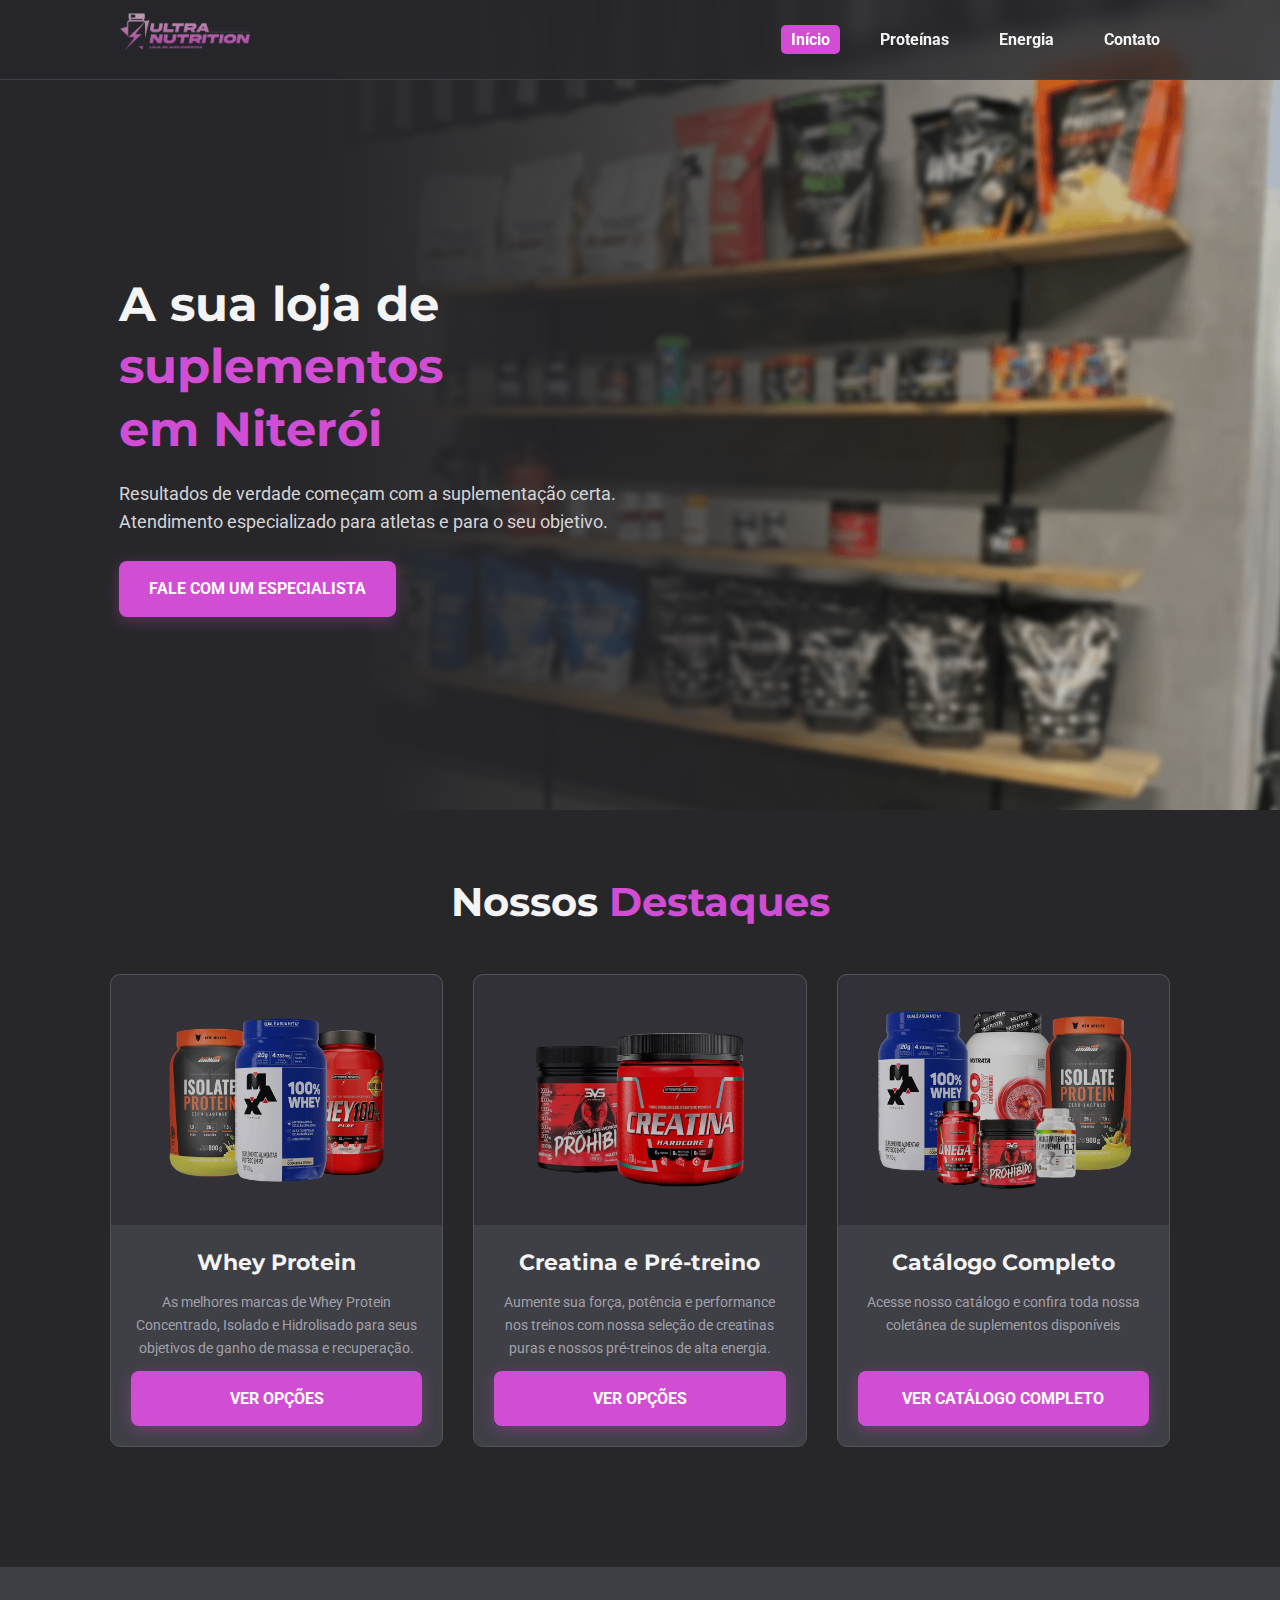
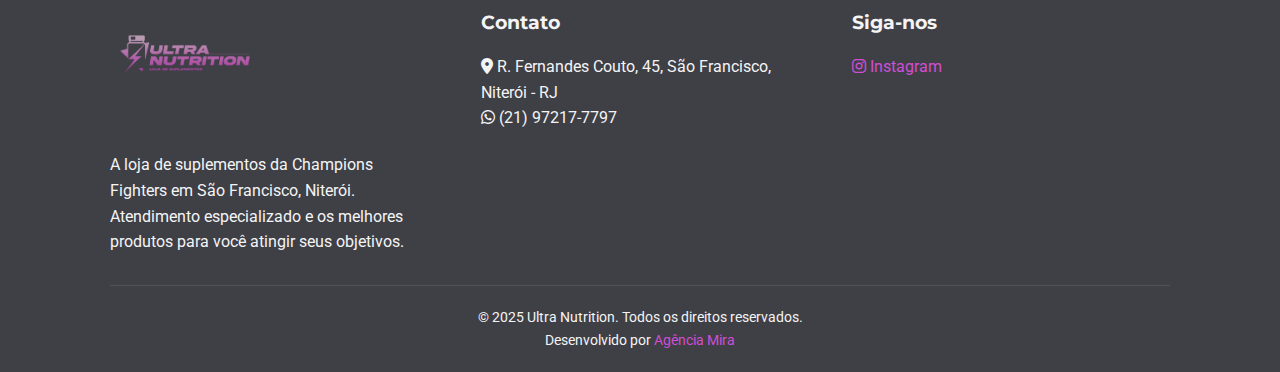
<file: index.html>
<!DOCTYPE html>
<html lang="pt-BR">
<head>
    <meta charset="UTF-8">
    <meta name="viewport" content="width=device-width, initial-scale=1.0">
    <title>Ultra Nutrition - A Loja de Suplementos da Champions Fighters em Niterói</title>
    <meta name="description" content="Suplementos de alta qualidade com entrega em Niterói ou retirada em nossa loja em São Francisco. Peça pelo WhatsApp e receba hoje mesmo!">
    
    <link rel="icon" type="image/png" sizes="32x32" href="images/favicon-32x32.png">
    <link rel="icon" type="image/png" sizes="16x16" href="images/favicon-16x16.png">
    <link rel="apple-touch-icon" sizes="180x180" href="images/apple-touch-icon.png">
    
    <link rel="stylesheet" href="https://cdnjs.cloudflare.com/ajax/libs/font-awesome/6.5.1/css/all.min.css"/>
    <link rel="stylesheet" href="style.css">
    <link rel="preconnect" href="https://fonts.googleapis.com">
    <link rel="preconnect" href="https://fonts.gstatic.com" crossorigin>
    <link href="https://fonts.googleapis.com/css2?family=Montserrat:wght@700&family=Roboto:wght@400;700&display=swap" rel="stylesheet">
    
    <script type="application/ld+json">
    {
      "@context": "https://schema.org",
      "@type": "Store",
      "name": "Ultra Nutrition - by Champions Fighters",
      "image": "https://www.seusite.com.br/images/logo.png",
      "url": "https://www.seusite.com.br/",
      "telephone": "+5521972177797",
      "address": {
        "@type": "PostalAddress",
        "streetAddress": "R. Fernandes Couto, 45",
        "addressLocality": "Niterói",
        "addressRegion": "RJ",
        "postalCode": "24360-080",
        "addressCountry": "BR"
      },
      "openingHoursSpecification": [
        {
          "@type": "OpeningHoursSpecification",
          "dayOfWeek": ["Monday", "Tuesday", "Wednesday", "Thursday", "Friday"],
          "opens": "06:00",
          "closes": "21:00"
        },
        {
          "@type": "OpeningHoursSpecification",
          "dayOfWeek": "Saturday",
          "opens": "08:00",
          "closes": "12:00"
        }
      ] 
    }
    </script>
</head>
<body class="pagina-inicio">

    <header class="header">
        <div class="container">
            <a href="index.html" class="logo-link">
                <img src="images/logo-ultra.png" alt="Logo Ultra Nutrition">
            </a>
            <nav>
                <ul class="nav-menu">
                    <li><a href="index.html" class="active">Início</a></li>
                    <li><a href="proteinas.html">Proteínas</a></li>
                    <li><a href="energia-performance.html">Energia</a></li>
                    <li><a href="contato.html">Contato</a></li>
                </ul>
            </nav>
            <div class="hamburger">
                <i class="fas fa-bars"></i>
            </div>
        </div>
    </header>

    <main>
        <section id="hero">
            <div class="container">
                <div class="hero-content">
                    <h1>A&nbsp;sua&nbsp;loja&nbsp;de <span class="highlight">suplementos em&nbsp;Niterói</span></h1>
                    <p>Resultados de verdade começam com a suplementação certa. Atendimento especializado para atletas e para o seu objetivo.</p>
                    <a href="https://api.whatsapp.com/send?phone=5521972177797&text=Olá! Vim pelo site da ULtraNutrition e gostaria de mais informações." target="_blank" class="cta-button cta-whatsapp">Fale com um Especialista</a>
                </div>
            </div>
        </section>

        <section id="destaques" class="section">
            <div class="container">
                <h2 class="section-title">Nossos <span class="highlight">Destaques</span></h2>
                <div class="product-grid">
                    <div class="product-card">
                        <img src="images/whey.png" alt="Pote de Whey Protein em destaque" class="product-image">
                        <div class="product-info">
                            <h3>Whey Protein</h3>
                            <p>As melhores marcas de Whey Protein Concentrado, Isolado e Hidrolisado para seus objetivos de ganho de massa e recuperação.</p>
                            <a href="proteinas.html" class="cta-button">Ver Opções</a>
                        </div>
                    </div>
                    <div class="product-card">
                        <img src="images/creatina-pretreino.png" alt="Pote de Creatina e de pré treino juntos em destaque" class="product-image">
                        <div class="product-info">
                            <h3>Creatina e Pré-treino</h3>
                            <p>Aumente sua força, potência e performance nos treinos com nossa seleção de creatinas puras e nossos pré-treinos de alta energia.</p>
                            <a href="energia-performance.html" class="cta-button">Ver Opções</a>
                        </div>
                    </div>
                    <div class="product-card">
                        <img src="images/produtos-multiplos.png" alt="Multiplos produtos em destaque" class="product-image">
                        <div class="product-info">
                            <h3>Catálogo Completo</h3>
                            <p>Acesse nosso catálogo e confira toda nossa coletânea de suplementos disponíveis</p>
                            <a href="https://loja.infinitepay.io/championsfighters" target="_blank" class="cta-button">Ver Catálogo Completo</a>
                        </div>
                    </div>
                </div>
            </div>
        </section>

    </main>
    
    <a href="https://api.whatsapp.com/send?phone=5521972177797&text=Olá! Vim pelo site da ULtraNutrition e gostaria de mais informações." target="_blank" class="whatsapp-float">
        <i class="fab fa-whatsapp"></i>
    </a>

    <footer class="footer">
        <div class="container">
            <div class="footer-content">
                <div class="footer-about">
                    <img src="images/logo-ultra.png" alt="Logo Ultra Nutrition no rodapé" class="logo-footer">
                    <p>A loja de suplementos da Champions Fighters em São Francisco, Niterói. Atendimento especializado e os melhores produtos para você atingir seus objetivos.</p>
                    
                </div>
                <div class="footer-contact">
                    <h4>Contato</h4>
                    <p><i class="fas fa-map-marker-alt"></i> R. Fernandes Couto, 45, São Francisco, Niterói - RJ</p>
                    <p><i class="fab fa-whatsapp"></i> (21) 97217-7797</p>
                </div>
                <div class="footer-social">
                    <h4>Siga-nos</h4>
                    <a href="https://instagram.com/ultra_nutrition_" target="_blank"><i class="fab fa-instagram"></i> Instagram</a>
                </div>
            </div>
            <div class="footer-bottom">
                <p>&copy; 2025 Ultra Nutrition. Todos os direitos reservados.</p>
                <p>Desenvolvido por <a href="https://www.miraag.site" target="_blank">Agência Mira</a></p>
            </div>
        </div>
    </footer>

    <script src="script.js"></script>

</body>
</html>
</file>
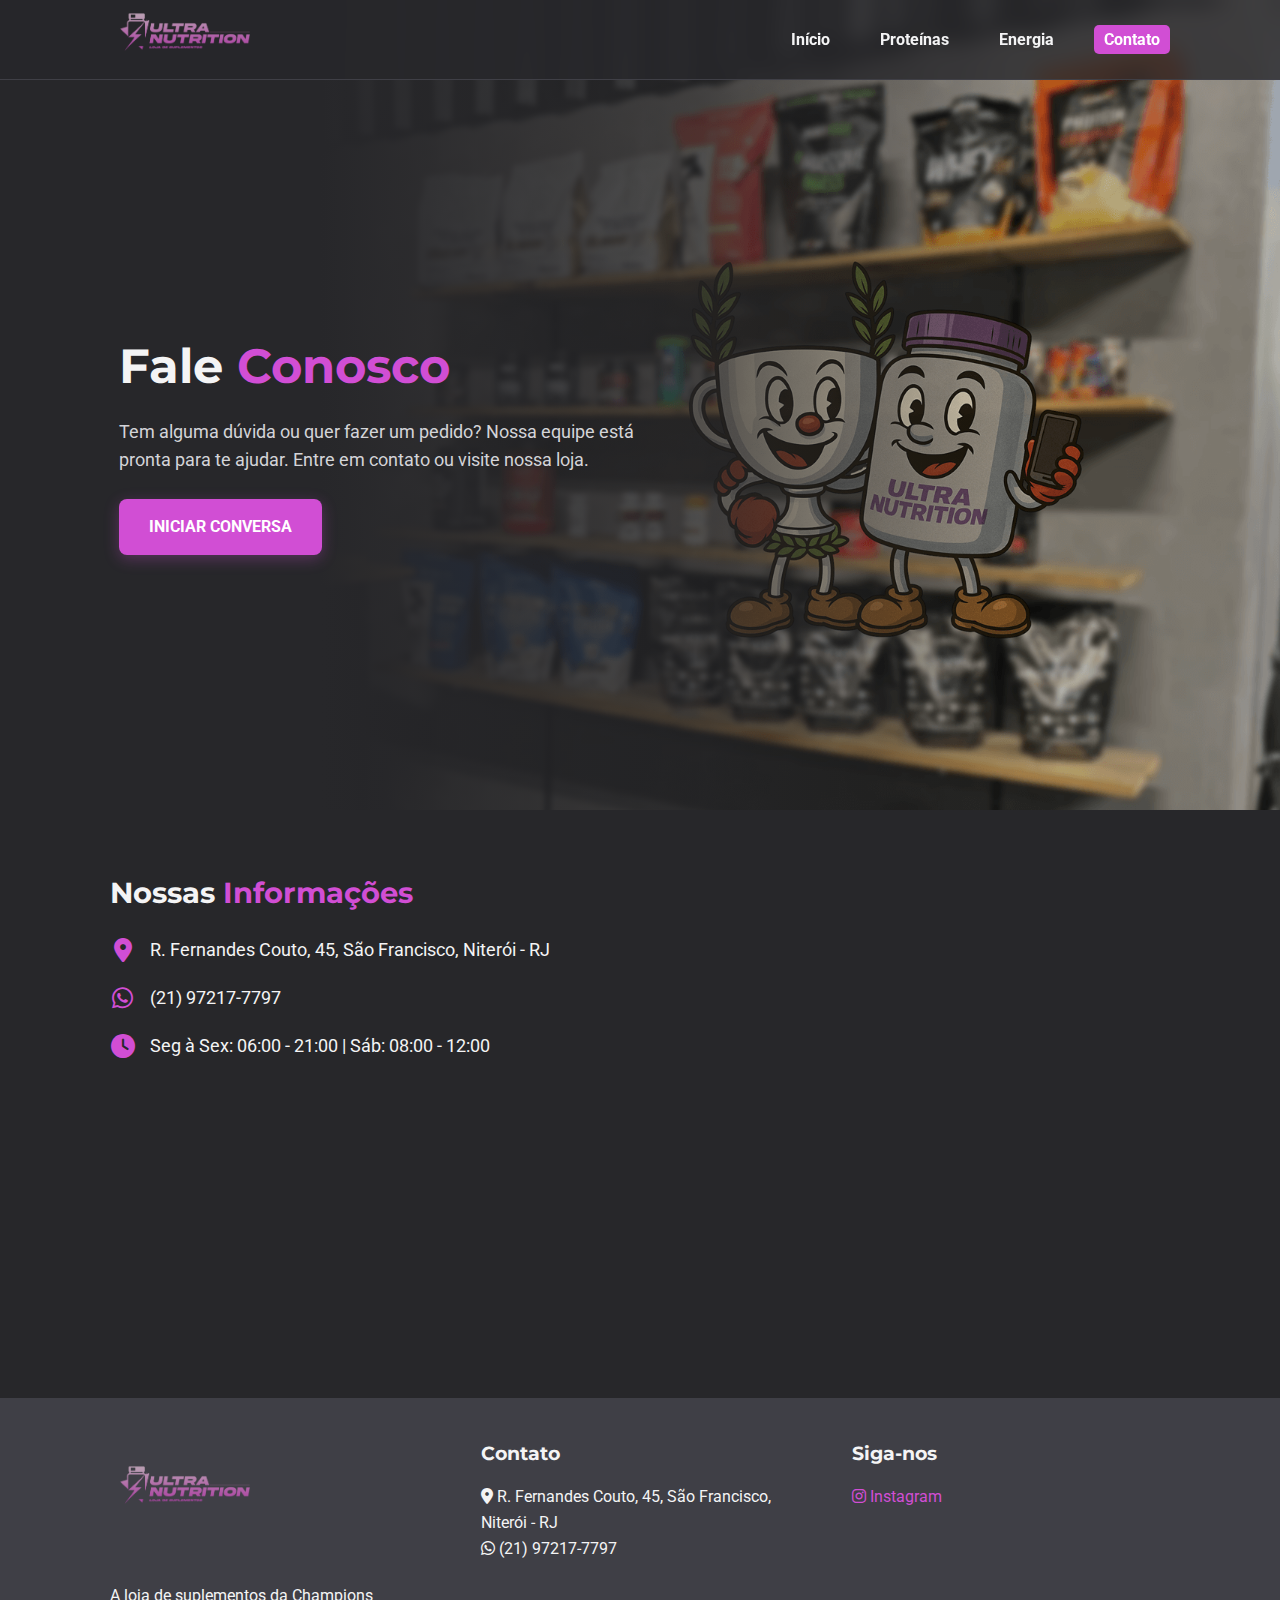
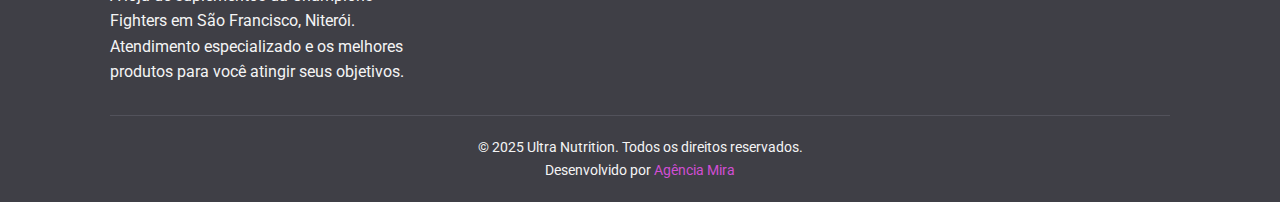
<file: contato.html>
<!DOCTYPE html>
<html lang="pt-BR">
<head>
    <meta charset="UTF-8">
    <meta name="viewport" content="width=device-width, initial-scale=1.0">
    <title>Ultra Nutrition - A Loja de Suplementos da Champions Fighters em Niterói</title>
    <meta name="description" content="Fale com a Ultra Nutrition pelo WhatsApp, veja nosso endereço em São Francisco, Niterói, e venha nos visitar.">

    <link rel="icon" type="image/png" sizes="32x32" href="images/favicon-32x32.png">
    <link rel="icon" type="image/png" sizes="16x16" href="images/favicon-16x16.png">
    <link rel="apple-touch-icon" sizes="180x180" href="images/apple-touch-icon.png">
    
    <link rel="stylesheet" href="https://cdnjs.cloudflare.com/ajax/libs/font-awesome/6.5.1/css/all.min.css"/>
    <link rel="stylesheet" href="style.css">
    <link rel="preconnect" href="https://fonts.googleapis.com">
    <link rel="preconnect" href="https://fonts.gstatic.com" crossorigin>
    <link href="https://fonts.googleapis.com/css2?family=Montserrat:wght@700&family=Roboto:wght@400;700&display=swap" rel="stylesheet">
    
    <script type="application/ld+json">
    {
      "@context": "https://schema.org",
      "@type": "Store",
      "name": "Ultra Nutrition - by Champions Fighters",
      "image": "https://www.seusite.com.br/images/logo.png",
      "url": "https://www.seusite.com.br/contato.html",
      "telephone": "+5521972177797",
      "address": {
        "@type": "PostalAddress",
        "streetAddress": "R. Fernandes Couto, 45",
        "addressLocality": "Niterói",
        "addressRegion": "RJ",
        "postalCode": "24360-080",
        "addressCountry": "BR"
      },
      "openingHoursSpecification": [
        {
          "@type": "OpeningHoursSpecification",
          "dayOfWeek": ["Monday", "Tuesday", "Wednesday", "Thursday", "Friday"],
          "opens": "06:00",
          "closes": "21:00"
        },
        {
          "@type": "OpeningHoursSpecification",
          "dayOfWeek": "Saturday",
          "opens": "08:00",
          "closes": "12:00"
        }
      ] 
    }
    </script>
</head>
<body class="pagina-contato">

    <header class="header">
        <div class="container">
            <a href="index.html" class="logo-link">
                <img src="images/logo-ultra.png" alt="Logo Ultra Nutrition">
            </a>
            <nav>
                <ul class="nav-menu">
                    <li><a href="index.html">Início</a></li>
                    <li><a href="proteinas.html">Proteínas</a></li>
                    <li><a href="energia-performance.html">Energia</a></li>
                    <li><a href="contato.html" class="active">Contato</a></li>
                </ul>
            </nav>
            <div class="hamburger">
                <i class="fas fa-bars"></i>
            </div>
        </div>
    </header>

    <main>
        <section id="hero">
            <div class="container">
                <div class="hero-content">
                    <h1>Fale <span class="highlight">Conosco</span></h1>
                    <p>Tem alguma dúvida ou quer fazer um pedido? Nossa equipe está pronta para te ajudar. Entre em contato ou visite nossa loja.</p>
                    <a href="https://api.whatsapp.com/send?phone=5521972177797&text=Olá! Vim pelo site da UltraNutrition e gostaria de falar com vocês." target="_blank" class="cta-button cta-whatsapp">Iniciar Conversa</a>
                </div>
            </div>
        </section>

        <section id="contato-info" class="section">
            <div class="container">
                <div class="contact-container">
                    <div class="contact-info">
                        <h2>Nossas <span class="highlight">Informações</span></h2>
                        <div class="info-item">
                            <i class="fas fa-map-marker-alt"></i>
                            <span>R. Fernandes Couto, 45, São Francisco, Niterói - RJ</span>
                        </div>
                        <div class="info-item">
                            <i class="fab fa-whatsapp"></i>
                            <span>(21) 97217-7797</span>
                        </div>
                        <div class="info-item">
                            <i class="fas fa-clock"></i>
                            <span>Seg à Sex: 06:00 - 21:00 | Sáb: 08:00 - 12:00</span>
                        </div>
                    </div>
                    <div class="contact-map">
                        <iframe src="https://www.google.com/maps/embed?pb=!1m18!1m12!1m3!1d3675.247544026367!2d-43.097022!3d-22.904229!2m3!1f0!2f0!3f0!3m2!1i1024!2i768!4f13.1!3m3!1m2!1s0x9984b366d81231%3A0x6b0949d97f566673!2sR.%20Fernandes%20Couto%2C%2045%20-%20S%C3%A3o%20Francisco%2C%20Niter%C3%B3i%20-%20RJ%2C%2024360-080!5e0!3m2!1spt-BR!2sbr!4v1678886456789!5m2!1spt-BR!2sbr" width="600" height="450" style="border:0;" allowfullscreen="" loading="lazy" referrerpolicy="no-referrer-when-downgrade"></iframe>
                    </div>
                </div>
            </div>
        </section>

    </main>
    
    <a href="https://api.whatsapp.com/send?phone=5521972177797&text=Olá! Vim pelo site da UltraNutrition e gostaria de mais informações." target="_blank" class="whatsapp-float">
        <i class="fab fa-whatsapp"></i>
    </a>

    <footer class="footer">
        <div class="container">
            <div class="footer-content">
                <div class="footer-about">
                    <img src="images/logo-ultra.png" alt="Logo Ultra Nutrition no rodapé" class="logo-footer">
                    <p>A loja de suplementos da Champions Fighters em São Francisco, Niterói. Atendimento especializado e os melhores produtos para você atingir seus objetivos.</p>
                </div>
                <div class="footer-contact">
                    <h4>Contato</h4>
                    <p><i class="fas fa-map-marker-alt"></i> R. Fernandes Couto, 45, São Francisco, Niterói - RJ</p>
                    <p><i class="fab fa-whatsapp"></i> (21) 97217-7797</p>
                </div>
                <div class="footer-social">
                    <h4>Siga-nos</h4>
                    <a href="https://instagram.com/ultra_nutrition_" target="_blank"><i class="fab fa-instagram"></i> Instagram</a>
                </div>
            </div>
            <div class="footer-bottom">
                <p>&copy; 2025 Ultra Nutrition. Todos os direitos reservados.</p>
                <p>Desenvolvido por <a href="https://www.miraag.site" target="_blank">Agência Mira</a></p>
            </div>
        </div>
    </footer>

    <script src="script.js"></script>

</body>
</html>
</file>
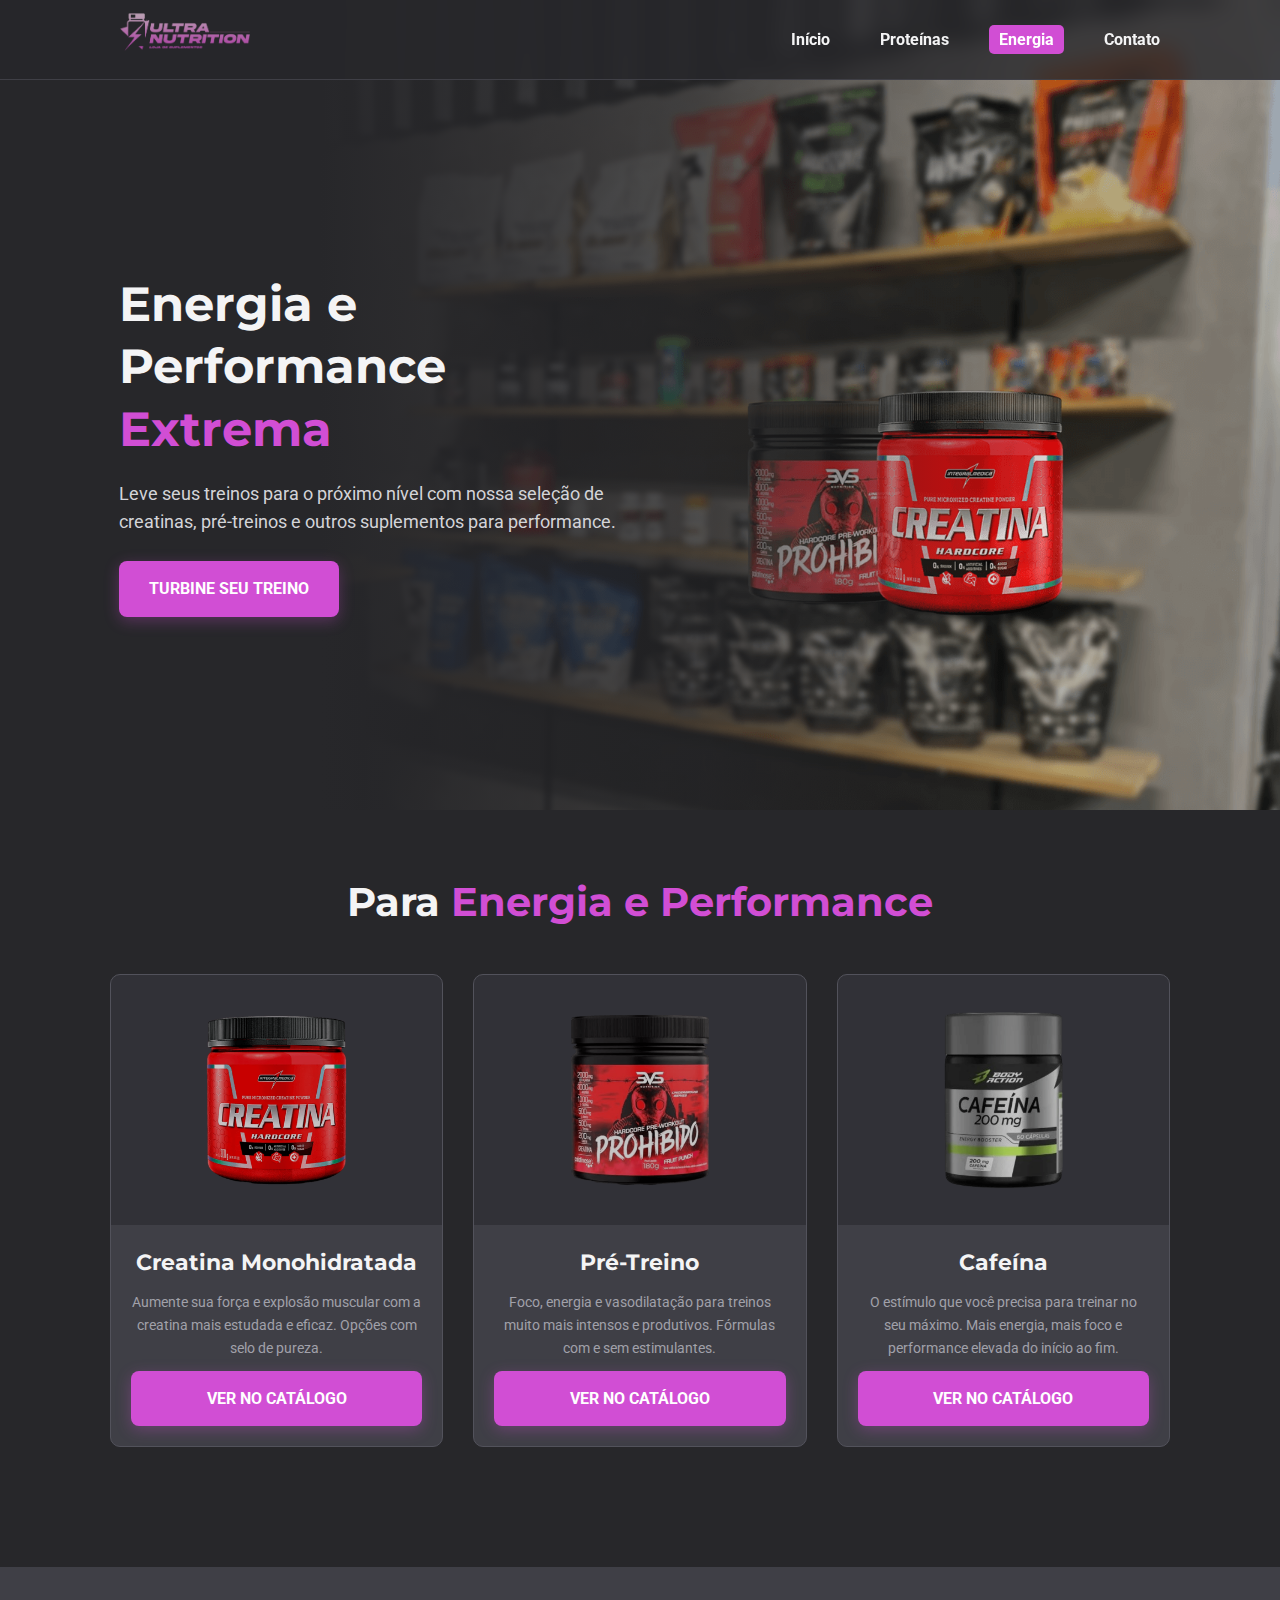
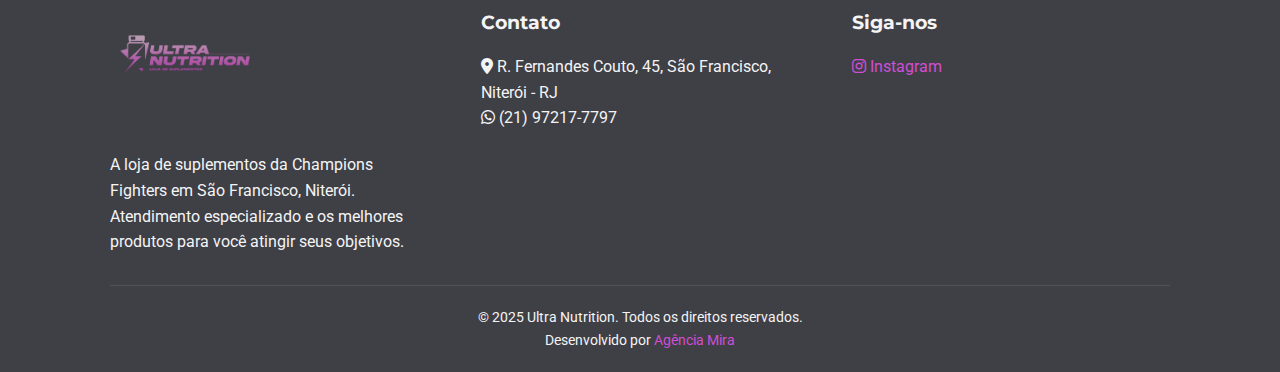
<file: energia-performance.html>
<!DOCTYPE html>
<html lang="pt-BR">
<head>
    <meta charset="UTF-8">
    <meta name="viewport" content="width=device-width, initial-scale=1.0">
    <title>Ultra Nutrition - A Loja de Suplementos da Champions Fighters em Niterói</title>
    <meta name="description" content="A melhor seleção de creatinas e pré-treinos com entrega em Niterói. Aumente sua força e energia. Peça pelo WhatsApp e receba hoje!">
    <meta name="keywords" content="comprar creatina niterói, pré-treino niterói, entrega de suplementos niterói, beta-alanina, cafeína">

    <link rel="icon" type="image/png" sizes="32x32" href="images/favicon-32x32.png">
    <link rel="icon" type="image/png" sizes="16x16" href="images/favicon-16x16.png">
    <link rel="apple-touch-icon" sizes="180x180" href="images/apple-touch-icon.png">

    <link rel="stylesheet" href="https://cdnjs.cloudflare.com/ajax/libs/font-awesome/6.5.1/css/all.min.css"/>
    <link rel="stylesheet" href="style.css">
    <link rel="preconnect" href="https://fonts.googleapis.com">
    <link rel="preconnect" href="https://fonts.gstatic.com" crossorigin>
    <link href="https://fonts.googleapis.com/css2?family=Montserrat:wght@700&family=Roboto:wght@400;700&display=swap" rel="stylesheet">
    
    <script type="application/ld+json">
    {
      "@context": "https://schema.org",
      "@type": "Store",
      "name": "Ultra Nutrition - by Champions Fighters",
      "image": "https://www.seusite.com.br/images/logo-ultra.png",
      "url": "https://www.seusite.com.br/energia-performance.html",
      "telephone": "+5521972177797",
      "address": {
        "@type": "PostalAddress",
        "streetAddress": "R. Fernandes Couto, 45",
        "addressLocality": "Niterói",
        "addressRegion": "RJ",
        "postalCode": "24360-080",
        "addressCountry": "BR"
      },
      "openingHoursSpecification": [
        {
          "@type": "OpeningHoursSpecification",
          "dayOfWeek": ["Monday", "Tuesday", "Wednesday", "Thursday", "Friday"],
          "opens": "06:00",
          "closes": "21:00"
        },
        {
          "@type": "OpeningHoursSpecification",
          "dayOfWeek": "Saturday",
          "opens": "08:00",
          "closes": "12:00"
        }
      ] 
    }
    </script>
</head>
<body class="pagina-energia">

    <header class="header">
        <div class="container">
            <a href="index.html" class="logo-link">
                <img src="images/logo-ultra.png" alt="Logo Ultra Nutrition">
            </a>
            <nav>
                <ul class="nav-menu">
                    <li><a href="index.html">Início</a></li>
                    <li><a href="proteinas.html">Proteínas</a></li>
                    <li><a href="energia-performance.html" class="active">Energia</a></li>
                    <li><a href="contato.html">Contato</a></li>
                </ul>
            </nav>
            <div class="hamburger">
                <i class="fas fa-bars"></i>
            </div>
        </div>
    </header>

    <main>
        <section id="hero">
            <div class="container">
                <div class="hero-content">
                    <h1>Energia e Performance <span class="highlight">Extrema</span></h1>
                    <p>Leve seus treinos para o próximo nível com nossa seleção de creatinas, pré-treinos e outros suplementos para performance.</p>
                    <a href="https://loja.infinitepay.io/championsfighters" target="_blank" class="cta-button cta-whatsapp">Turbine seu Treino</a>
                </div>
            </div>
        </section>

        <section id="produtos-energia" class="section">
            <div class="container">
                <h2 class="section-title">Para <span class="highlight">Energia e Performance</span></h2>
                <div class="product-grid">
                     <div class="product-card">
                        <img src="images/creatina.png" alt="Pote de Creatina Monohidratada" class="product-image">
                        <div class="product-info">
                            <h3>Creatina Monohidratada</h3>
                            <p>Aumente sua força e explosão muscular com a creatina mais estudada e eficaz. Opções com selo de pureza.</p>
                            <a href="https://loja.infinitepay.io/championsfighters" target="_blank" class="cta-button">Ver no Catálogo</a>
                        </div>
                    </div>
                    <div class="product-card">
                        <img src="images/pre-treino.png" alt="Pote de Pré-treino" class="product-image">
                        <div class="product-info">
                            <h3>Pré-Treino</h3>
                            <p>Foco, energia e vasodilatação para treinos muito mais intensos e produtivos. Fórmulas com e sem estimulantes.</p>
                            <a href="https://loja.infinitepay.io/championsfighters" target="_blank" class="cta-button">Ver no Catálogo</a>
                        </div>
                    </div>
                    <div class="product-card">
                        <img src="images/cafeína.png" alt="Pote de cafeína" class="product-image">
                        <div class="product-info">
                            <h3>Cafeína</h3>
                            <p>O estímulo que você precisa para treinar no seu máximo. Mais energia, mais foco e performance elevada do início ao fim.</p>
                            <a href="https://loja.infinitepay.io/championsfighters" target="_blank" class="cta-button">Ver no Catálogo</a>
                        </div>
                    </div>
                </div>
            </div>
        </section>

    </main>
    
    <a href="https://api.whatsapp.com/send?phone=5521972177797&text=Olá! Vim pelo site da UltraNutrition e gostaria de mais informações." target="_blank" class="whatsapp-float">
        <i class="fab fa-whatsapp"></i>
    </a>

    <footer class="footer">
        <div class="container">
            <div class="footer-content">
                <div class="footer-about">
                    <img src="images/logo-ultra.png" alt="Logo Ultra Nutrition no rodapé" class="logo-footer">
                    <p>A loja de suplementos da Champions Fighters em São Francisco, Niterói. Atendimento especializado e os melhores produtos para você atingir seus objetivos.</p>
                </div>
                <div class="footer-contact">
                    <h4>Contato</h4>
                    <p><i class="fas fa-map-marker-alt"></i> R. Fernandes Couto, 45, São Francisco, Niterói - RJ</p>
                    <p><i class="fab fa-whatsapp"></i> (21) 97217-7797</p>
                </div>
                <div class="footer-social">
                    <h4>Siga-nos</h4>
                    <a href="https://instagram.com/ultra_nutrition_" target="_blank"><i class="fab fa-instagram"></i> Instagram</a>
                </div>
            </div>
            <div class="footer-bottom">
                <p>&copy; 2025 Ultra Nutrition. Todos os direitos reservados.</p>
                <p>Desenvolvido por <a href="https://www.miraag.site" target="_blank">Agência Mira</a></p>
            </div>
        </div>
    </footer>

    <script src="script.js"></script>

</body>
</html>
</file>
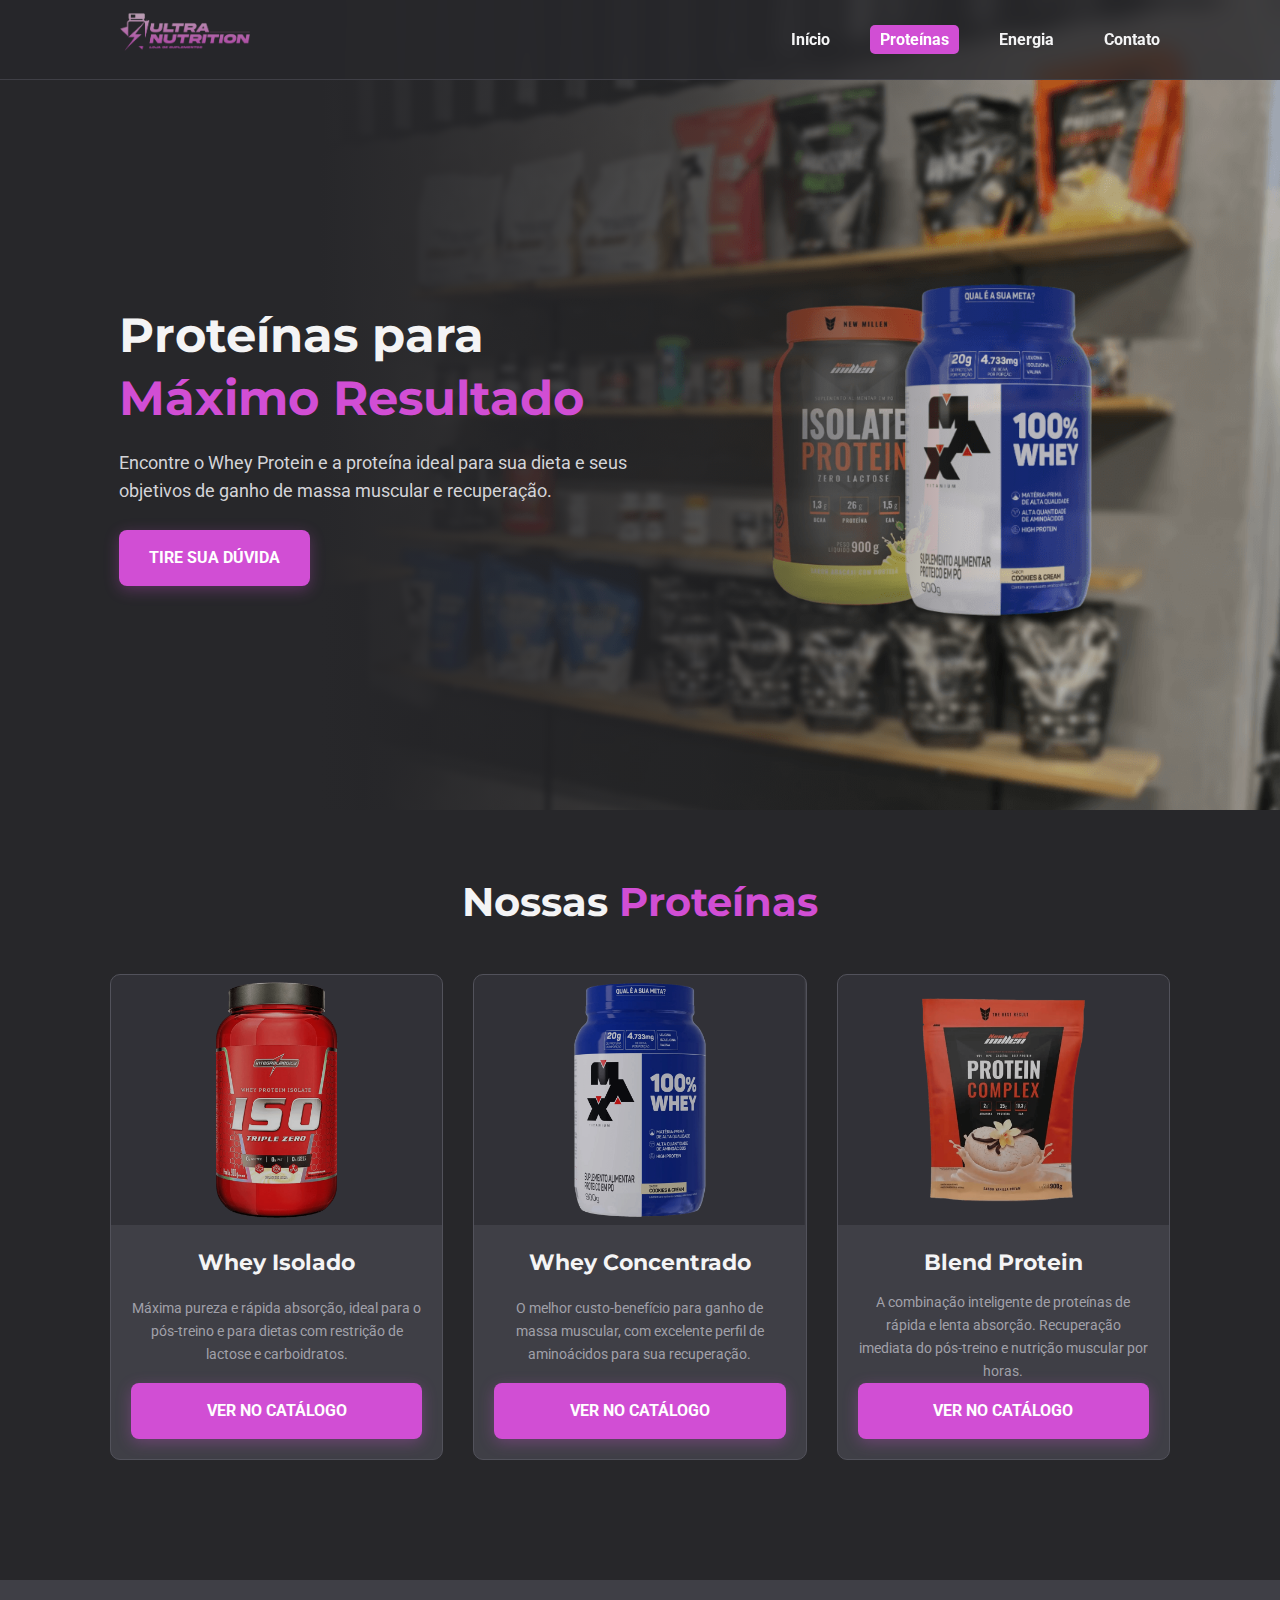
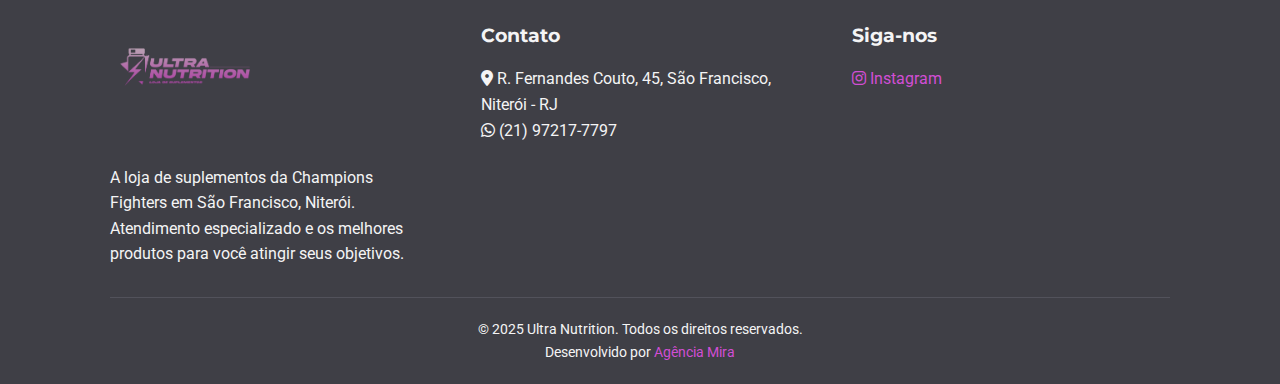
<file: proteinas.html>
<!DOCTYPE html>
<html lang="pt-BR">
<head>
    <meta charset="UTF-8">
    <meta name="viewport" content="width=device-width, initial-scale=1.0">
    <title>Ultra Nutrition - A Loja de Suplementos da Champions Fighters em Niterói</title>
    <meta name="description" content="Compre Whey Protein Isolado, Concentrado, Blend e outras proteínas com entrega em Niterói. Tire suas dúvidas e peça pelo WhatsApp.">

    <link rel="icon" type="image/png" sizes="32x32" href="images/favicon-32x32.png">
    <link rel="icon" type="image/png" sizes="16x16" href="images/favicon-16x16.png">
    <link rel="apple-touch-icon" sizes="180x180" href="images/apple-touch-icon.png">

    <link rel="stylesheet" href="https://cdnjs.cloudflare.com/ajax/libs/font-awesome/6.5.1/css/all.min.css"/>
    <link rel="stylesheet" href="style.css">
    <link rel="preconnect" href="https://fonts.googleapis.com">
    <link rel="preconnect" href="https://fonts.gstatic.com" crossorigin>
    <link href="https://fonts.googleapis.com/css2?family=Montserrat:wght@700&family=Roboto:wght@400;700&display=swap" rel="stylesheet">
    
    <script type="application/ld+json">
    {
      "@context": "https://schema.org",
      "@type": "Store",
      "name": "Ultra Nutrition - by Champions Fighters",
      "image": "https://www.seusite.com.br/images/logo-ultra.png",
      "url": "https://www.seusite.com.br/proteinas.html",
      "telephone": "+5521972177797",
      "address": {
        "@type": "PostalAddress",
        "streetAddress": "R. Fernandes Couto, 45",
        "addressLocality": "Niterói",
        "addressRegion": "RJ",
        "postalCode": "24360-080",
        "addressCountry": "BR"
      },
      "openingHoursSpecification": [
        {
          "@type": "OpeningHoursSpecification",
          "dayOfWeek": ["Monday", "Tuesday", "Wednesday", "Thursday", "Friday"],
          "opens": "06:00",
          "closes": "21:00"
        },
        {
          "@type": "OpeningHoursSpecification",
          "dayOfWeek": "Saturday",
          "opens": "08:00",
          "closes": "12:00"
        }
      ] 
    }
    </script>
</head>
<body class="pagina-proteinas">

    <header class="header">
        <div class="container">
            <a href="index.html" class="logo-link">
                <img src="images/logo-ultra.png" alt="Logo Ultra Nutrition">
            </a>
            <nav>
                <ul class="nav-menu">
                    <li><a href="index.html">Início</a></li>
                    <li><a href="proteinas.html" class="active">Proteínas</a></li>
                    <li><a href="energia-performance.html">Energia</a></li>
                    <li><a href="contato.html">Contato</a></li>
                </ul>
            </nav>
            <div class="hamburger">
                <i class="fas fa-bars"></i>
            </div>
        </div>
    </header>

    <main>
        <section id="hero">
            <div class="container">
                <div class="hero-content">
                    <h1>Proteínas para <span class="highlight">Máximo Resultado</span></h1>
                    <p>Encontre o Whey Protein e a proteína ideal para sua dieta e seus objetivos de ganho de massa muscular e recuperação.</p>
                    <a href="https://api.whatsapp.com/send?phone=5521972177797&text=Olá! Vim pelo site da UltraNutrition e gostaria de tirar uma dúvida sobre as proteínas." target="_blank" class="cta-button cta-whatsapp">Tire sua Dúvida</a>
                </div>
            </div>
        </section>

        <section id="produtos-proteinas" class="section">
            <div class="container">
                <h2 class="section-title">Nossas <span class="highlight">Proteínas</span></h2>
                <div class="product-grid">
                    <div class="product-card">
                        <img src="images/whey-isolado.png" alt="Pote de Whey Protein Isolado" class="product-image">
                        <div class="product-info">
                            <h3>Whey Isolado</h3>
                            <p>Máxima pureza e rápida absorção, ideal para o pós-treino e para dietas com restrição de lactose e carboidratos.</p>
                            <a href="https://loja.infinitepay.io/championsfighters" target="_blank" class="cta-button">Ver no Catálogo</a>
                        </div>
                    </div>
                    <div class="product-card">
                        <img src="images/whey-concentrado.png" alt="Pote de Whey Protein Concentrado" class="product-image">
                        <div class="product-info">
                            <h3>Whey Concentrado</h3>
                            <p>O melhor custo-benefício para ganho de massa muscular, com excelente perfil de aminoácidos para sua recuperação.</p>
                            <a href="https://loja.infinitepay.io/championsfighters" target="_blank" class="cta-button">Ver no Catálogo</a>
                        </div>
                    </div>
                    <div class="product-card">
                        <img src="images/protein-blend.png" alt="Pacote Whey Blend" class="product-image">
                        <div class="product-info">
                            <h3>Blend Protein</h3>
                            <p>A combinação inteligente de proteínas de rápida e lenta absorção. Recuperação imediata do pós-treino e nutrição muscular por horas.</p>
                            <a href="https://loja.infinitepay.io/championsfighters" target="_blank" class="cta-button">Ver no Catálogo</a>
                        </div>
                    </div>
                </div>
            </div>
        </section>

    </main>
    
    <a href="https://api.whatsapp.com/send?phone=5521972177797&text=Olá! Vim pelo site da UltraNutrition e gostaria de mais informações." target="_blank" class="whatsapp-float">
        <i class="fab fa-whatsapp"></i>
    </a>

    <footer class="footer">
        <div class="container">
            <div class="footer-content">
                <div class="footer-about">
                    <img src="images/logo-ultra.png" alt="Logo Ultra Nutrition no rodapé" class="logo-footer">
                    <p>A loja de suplementos da Champions Fighters em São Francisco, Niterói. Atendimento especializado e os melhores produtos para você atingir seus objetivos.</p>
                </div>
                <div class="footer-contact">
                    <h4>Contato</h4>
                    <p><i class="fas fa-map-marker-alt"></i> R. Fernandes Couto, 45, São Francisco, Niterói - RJ</p>
                    <p><i class="fab fa-whatsapp"></i> (21) 97217-7797</p>
                </div>
                <div class="footer-social">
                    <h4>Siga-nos</h4>
                    <a href="https://instagram.com/ultra_nutrition_" target="_blank"><i class="fab fa-instagram"></i> Instagram</a>
                </div>
            </div>
            <div class="footer-bottom">
               <p>&copy; 2025 Ultra Nutrition. Todos os direitos reservados.</p>
                <p>Desenvolvido por <a href="https://www.miraag.site" target="_blank">Agência Mira</a></p>
            </div>
        </div>
    </footer>

    <script src="script.js"></script>

</body>
</html>
</file>
<file: style.css>
/* ------------------------- */
/* RESET E VARIÁVEIS GLOBAIS */
/* ------------------------- */
:root {
    --bg-color: #27272A;
    --primary-color: #D14ED4;
    --text-color: #F4F4F5;
    --dark-gray: #3F3F46;
    --font-heading: 'Montserrat', sans-serif;
    --font-body: 'Roboto', sans-serif;
}

* {
    margin: 0;
    padding: 0;
    box-sizing: border-box;
}

html {
    scroll-behavior: smooth;
}

body {
    font-family: var(--font-body);
    background-color: var(--bg-color);
    color: var(--text-color);
    line-height: 1.6;
}

.container {
    max-width: 1100px;
    margin: 0 auto;
    padding: 0 20px;
}

img {
    max-width: 100%;
    display: block;
}

a {
    color: var(--primary-color);
    text-decoration: none;
}

h1, h2, h3, h4 {
    font-family: var(--font-heading);
    color: var(--text-color);
}

/* ------------------------- */
/* TIPOGRAFIA BASE (MOBILE)  */
/* ------------------------- */
h1 {
    font-size: 2.2rem;
    line-height: 1.3;
    margin-bottom: 20px;
}

h2.section-title {
    font-size: 2.0rem;
    margin-bottom: 40px;
    text-align: center;
}

.hero-content p {
    font-size: 1.0rem;
    margin-bottom: 25px;
    color: #d4d4d8;
}

.product-info h3 {
    font-size: 1.4rem;
    margin-bottom: 10px;
}

.product-info p {
    font-size: 0.9rem;
    color: #A1A1AA;
    min-height: 80px;
}

.cta-button {
    font-size: 0.9rem;
    padding: 12px 24px;
}

/* ------------------------- */
/* CABEÇALHO (HEADER)        */
/* ------------------------- */
.header {
    background-color: rgba(39, 39, 42, 0.8);
    backdrop-filter: blur(10px);
    -webkit-backdrop-filter: blur(10px);
    border-bottom: 1px solid #3F3F46;
    position: fixed;
    top: 0;
    left: 0;
    width: 100%;
    z-index: 1000;
    height: 80px;
    display: flex;
    align-items: center;
}

.header .container {
    display: flex;
    justify-content: space-between;
    align-items: center;
    width: 100%;
}

.logo-link img {
    height: 150px;
    width: auto;
}

.nav-menu {
    display: flex;
    list-style: none;
    gap: 30px;
    position: fixed;
    top: 0;
    right: -100%;
    width: 70%;
    height: 100vh;
    background-color: var(--dark-gray);
    flex-direction: column;
    justify-content: center;
    align-items: center;
    gap: 40px;
    transition: right 0.4s ease-in-out;
    z-index: 1001;
}

.nav-menu.active {
    right: 0;
}

.nav-menu a {
    color: var(--text-color);
    font-weight: bold;
    padding: 10px 15px;
    border-radius: 5px;
    transition: background-color 0.3s, color 0.3s;
    font-size: 1.2rem;
}

.nav-menu a:hover, .nav-menu a.active {
    background-color: var(--primary-color);
    color: #fff;
}

.hamburger {
    display: block;
    cursor: pointer;
    font-size: 1.8rem;
    position: relative;
    z-index: 1002;
    background: none;
    border: none;
    color: var(--text-color);
}

/* --------------------------------- */
/* HERO COM BACKGROUND E GRADIENTE   */
/* --------------------------------- */
#hero {
    position: relative;
    display: flex;
    align-items: center;
    min-height: 85vh;
    padding-top: 80px;
    background-size: cover;
    background-position: 70% center;
}

#hero::before {
    content: '';
    position: absolute;
    top: 0;
    left: 0;
    width: 100%;
    height: 100%;
    background: linear-gradient(to right, var(--bg-color) 30%, rgba(39, 39, 42, 0.8) 60%, rgba(39, 39, 42, 0) 85%);
    z-index: 1;
}

/* Fundos específicos por página */
.pagina-inicio #hero { background-image: url('images/foto-fundo-inicio.webp'); }
.pagina-proteinas #hero { background-image: url('images/foto-fundo-proteinas.webp'); }
.pagina-energia #hero { background-image: url('images/foto-fundo-energia.webp'); }
.pagina-contato #hero { background-image: url('images/foto-fundo-contato.webp'); }

#hero .container {
    max-width: none;
    margin: 0;
    padding: 0 20px;
    width: 100%;
    display: flex;
    justify-content: flex-start;
}

.hero-content {
    position: relative;
    z-index: 2;
    max-width: 80%;
    padding: 1rem;
    text-align: left;
}

.highlight {
    color: var(--primary-color);
}

/* ------------------------- */
/* BOTÕES                    */
/* ------------------------- */
.cta-button {
    display: inline-block;
    background-color: var(--primary-color);
    color: #fff;
    border-radius: 8px;
    font-weight: bold;
    text-transform: uppercase;
    transition: transform 0.3s ease, box-shadow 0.3s ease;
    box-shadow: 0 4px 15px rgba(209, 78, 212, 0.3);
}

.cta-button:hover {
    transform: translateY(-3px);
    box-shadow: 0 7px 20px rgba(209, 78, 212, 0.5);
}

.whatsapp-float {
    position: fixed;
    bottom: 30px;
    right: 30px;
    background-color: #25D366;
    color: #FFF;
    border-radius: 50%;
    width: 60px;
    height: 60px;
    display: flex;
    justify-content: center;
    align-items: center;
    font-size: 2rem;
    box-shadow: 0 4px 15px rgba(0,0,0,0.2);
    z-index: 1003;
    transition: transform 0.3s, opacity 0.3s;
}

.whatsapp-float:hover {
    transform: scale(1.1);
}

.whatsapp-float.hidden {
    opacity: 0;
    transform: scale(0.5);
    pointer-events: none;
}

/* NOVO: Esconde o botão de WhatsApp quando o menu estiver aberto */
body.menu-open .whatsapp-float {
    opacity: 0;
    transform: scale(0.5);
    pointer-events: none;
}

/* ------------------------- */
/* SEÇÕES E CARDS            */
/* ------------------------- */
.section {
    padding: 60px 0;
}

.product-grid {
    display: grid;
    grid-template-columns: repeat(auto-fit, minmax(280px, 1fr));
    gap: 30px;
}

.product-card {
    background-color: var(--dark-gray);
    border-radius: 10px;
    overflow: hidden;
    text-align: center;
    border: 1px solid #52525B;
    transition: transform 0.3s, box-shadow 0.3s;
    display: flex;
    flex-direction: column;
}

.product-card:hover {
    transform: translateY(-10px);
    box-shadow: 0 10px 20px rgba(0,0,0,0.2);
}

.product-image {
    width: 100%;
    height: 250px;
    object-fit: cover;
}

.product-info {
    padding: 20px;
    flex-grow: 1;
    display: flex;
    flex-direction: column;
    justify-content: space-between;
}

/* ------------------------- */
/* PÁGINA DE CONTATO         */
/* ------------------------- */
.contact-container {
    display: flex;
    flex-wrap: wrap;
    gap: 40px;
    align-items: flex-start;
}

.contact-info, .contact-map {
    flex: 1;
    min-width: 300px;
}

.contact-info h2 {
    margin-bottom: 20px;
    font-size: 1.8rem;
}

.info-item {
    display: flex;
    align-items: center;
    gap: 15px;
    margin-bottom: 20px;
    font-size: 1.1rem;
}

.info-item i {
    font-size: 1.5rem;
    color: var(--primary-color);
    width: 25px;
    text-align: center;
}

.contact-map iframe {
    width: 100%;
    height: 100%;
    min-height: 400px;
    border: 0;
    border-radius: 10px;
}

/* ------------------------- */
/* RODAPÉ (FOOTER)           */
/* ------------------------- */
.footer {
    background-color: var(--dark-gray);
    padding: 40px 0 20px;
    margin-top: 60px;
}

.footer-content {
    display: flex;
    flex-direction: column;
    align-items: center;
    text-align: center;
    gap: 30px;
    margin-bottom: 30px;
}

.logo-footer {
    height: 120px;
    width: auto;
    margin-bottom: 15px;
}

.footer h4 {
    margin-bottom: 1rem;
    font-size: 1.2rem;
}

.footer-bottom {
    text-align: center;
    padding-top: 20px;
    border-top: 1px solid #52525B;
    font-size: 0.9rem;
}

/* --------------------------------- */
/* MEDIA QUERIES (MOBILE FIRST)      */
/* --------------------------------- */

/* TABLETS (e telas maiores) */
@media (min-width: 768px) {
    /* --- TIPOGRAFIA PARA DESKTOP --- */
    h1 {
        font-size: 3rem;
    }
    h2.section-title {
        font-size: 2.5rem;
    }
    .hero-content p {
        font-size: 1.1rem;
    }
    .cta-button {
        font-size: 1rem;
        padding: 15px 30px;
    }

    /* --- LAYOUT HEADER --- */
    .nav-menu {
        position: static;
        flex-direction: row;
        height: auto;
        width: auto;
        background-color: transparent;
        gap: 30px;
    }
    .nav-menu a {
        font-size: 1rem;
        padding: 5px 10px;
    }
    .hamburger {
        display: none;
    }

    /* --- LAYOUT HERO --- */
    #hero {
        min-height: 90vh;
        background-position: center right;
    }
    #hero::before {
        background: linear-gradient(to right, var(--bg-color) 25%, rgba(39, 39, 42, 0.7) 55%, rgba(39, 39, 42, 0) 80%);
    }
    .hero-content {
        max-width: 550px;
        margin-left: 8%;
        padding: 0;
    }

    /* --- LAYOUT FOOTER --- */
    .footer-content {
        flex-direction: row;
        justify-content: space-between;
        align-items: flex-start;
        text-align: left;
    }
    .footer-about, .footer-contact, .footer-social {
        flex-basis: 30%;
    }
    .logo-footer {
        height: 150px;
        margin-top: -20px;
    }
}
</file>
